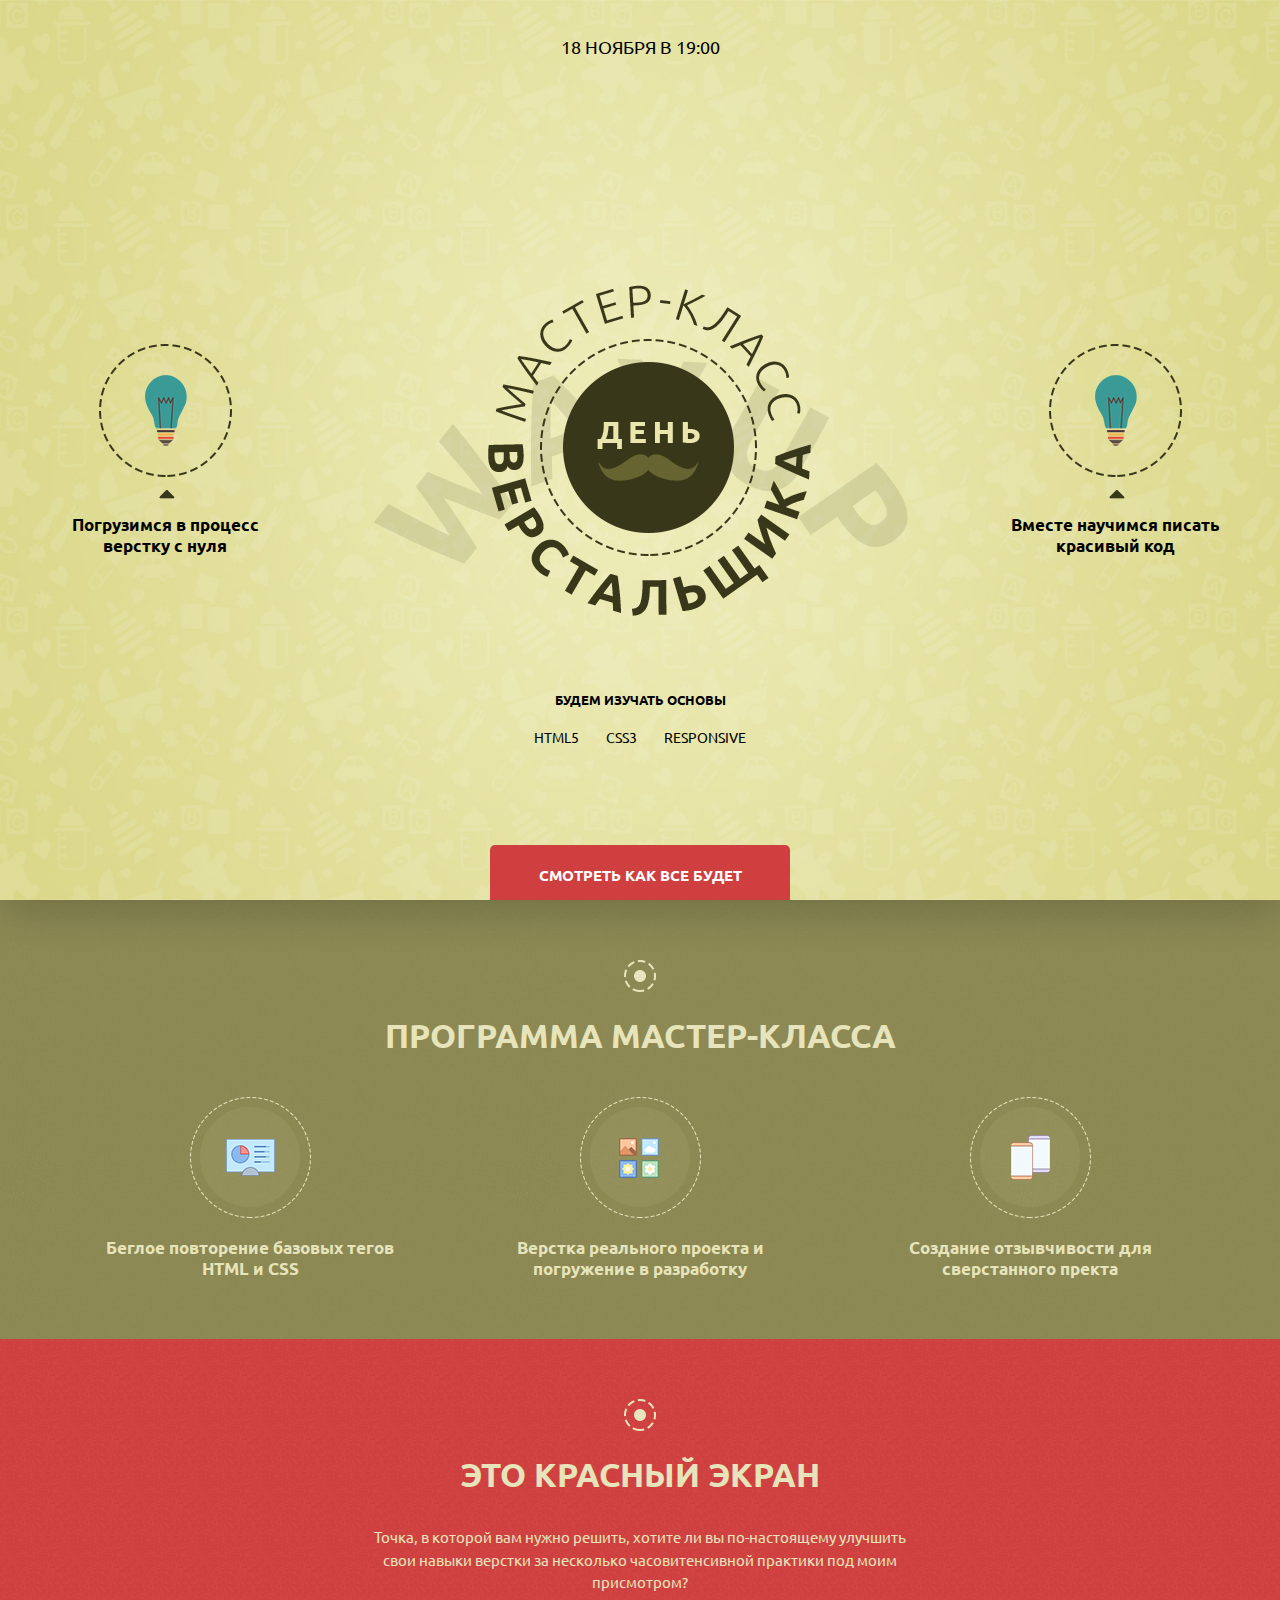
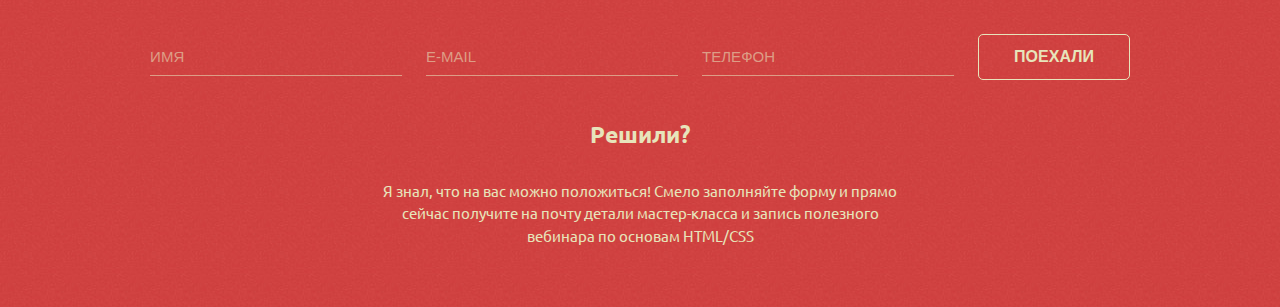
<file: coder's day/index.html>
<!DOCTYPE html>
<html>
<head>
	<title>Название Вашего Проекта</title>
	<meta http-equiv="Content-Type" content="text/html; charset=UTF-8 "/>
	<meta name="viewport" content="width=device-width, initial-scale=1.0">
	<meta name="description" content="Описание сайта">
	<meta name="keywords" content="теги сайта, ключевые слова через запятую">
	<link rel="stylesheet" type="text/css" href="css/main.css">
	<link rel="stylesheet" type="text/css" href="css/responsive.css">
	<link rel="stylesheet" type="text/css" href="css/animate.css">
	<link href="https://fonts.googleapis.com/css?family=Ubuntu:300,400,700&amp;subset=cyrillic" rel="stylesheet">
	<link rel="stylesheet" href="https://use.fontawesome.com/releases/v5.8.1/css/all.css" integrity="sha384-50oBUHEmvpQ+1lW4y57PTFmhCaXp0ML5d60M1M7uH2+nqUivzIebhndOJK28anvf" crossorigin="anonymous">
</head>

<body>

<section id="first">
	<article>
		<div class="block">
			<div class="date f18px upper aligner">
				<i class="far fa-clock"></i>18 ноября в 19:00
			</div>
			<img class="wheel bounceIn" src="img/wheel.png" alt="">
			<div class="icon1 f17px bold">
				Погрузимся в процесс верстку с нуля
			</div>
			<div class="icon2 f17px bold">
				Вместе научимся писать красивый код
			</div>
			<div class="basics">
				<div class="title f13px bold aligner upper">
					Будем изучать основы
				</div>
				<div class="skills f14px light aligner upper">
						<i class="fab fa-html5"></i> HTML5  <i class="fab fa-css3-alt"></i> CSS3   <i class="fas fa-code"></i> RESPONSIVE
				</div>
			</div>
			<a class="button upper f15px aligner white bold scrollto" href="#program"> Смотреть как все будет <i class="fas fa-angle-down f23px"></i></a>
		</div>
	</article>
</section>
<section id="program">
	<article>
		<h2>Программа мастер-класса</h2>
		<div class="icons clearfix">
			<div class="one bold f17px aligner lefter">
				Беглое повторение базовых тегов HTML и CSS
			</div>
			<div class="one bold f17px aligner lefter">
				Верстка реального проекта и погружение в разработку
			</div>
			<div class="one bold f17px aligner lefter">
				Создание отзывчивости для сверстанного пректа
			</div>
		</div>
	</article>
</section>
<section id="red">
		<article>
			<h2>Это красный экран</h2>
			<div class="explain aligner f15px centro">
				Точка, в которой вам нужно решить, хотите ли вы по-настоящему 
				улучшить свои навыки верстки за несколько  
				часовитенсивной практики под моим присмотром?
			</div>
			<form action="">
				<input type="text" name="name" class="cell" placeholder="ИМЯ">
				<input type="email" name="name" class="cell" placeholder="E-mail">
				<input type="tel" name="name" class="cell" placeholder="Телефон">
				<button type="submit" class="act">Поехали</button>
			</form>
			<div class="f23px bold decide aligner centro">Решили?</div>
			<div class="explain aligner f15px centro">
				Я знал, что на вас можно положиться! Смело заполняйте форму и 
				прямо сейчас получите на почту детали мастер-класса и 
				запись полезного вебинара по основам HTML/CSS
			</div>
		</article>
	</section>



<script src="https://ajax.googleapis.com/ajax/libs/jquery/3.4.0/jquery.min.js"></script>
<script src="js/main.js"></script>

</body>

</html>
</file>
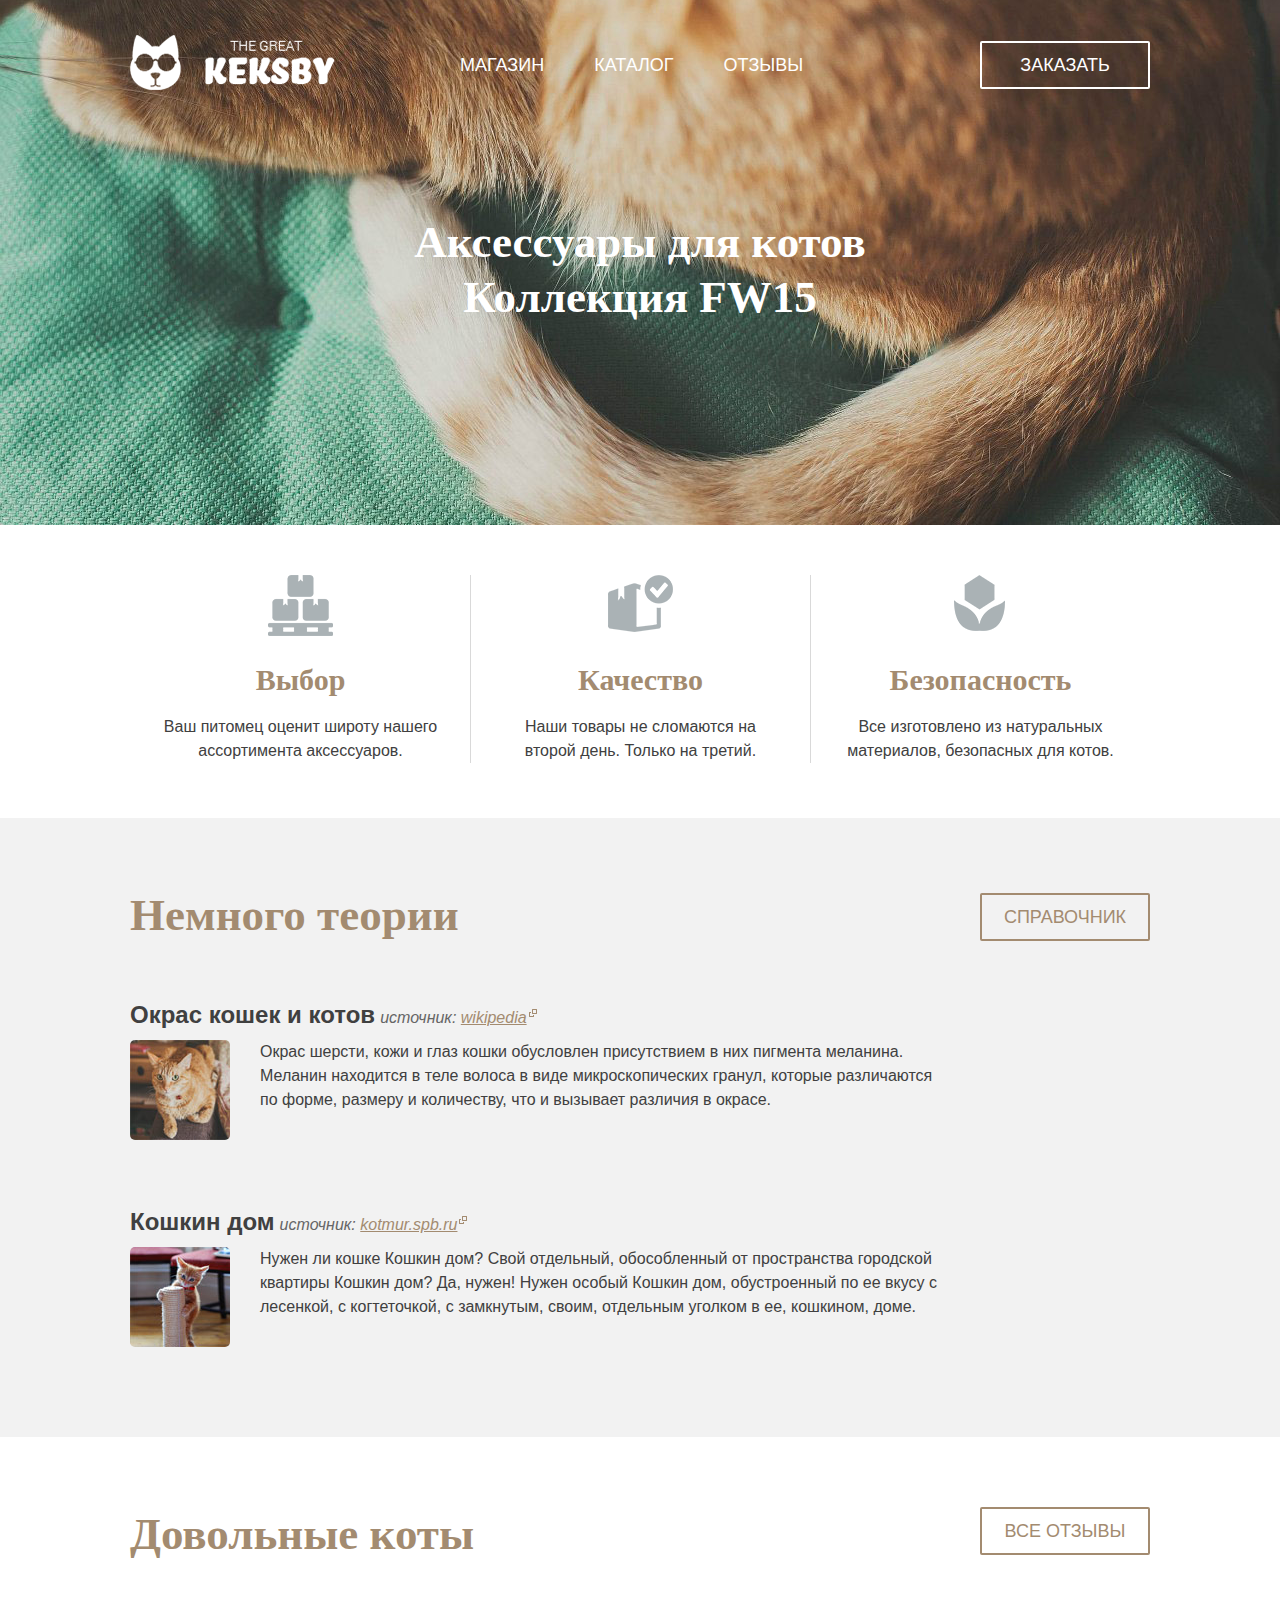
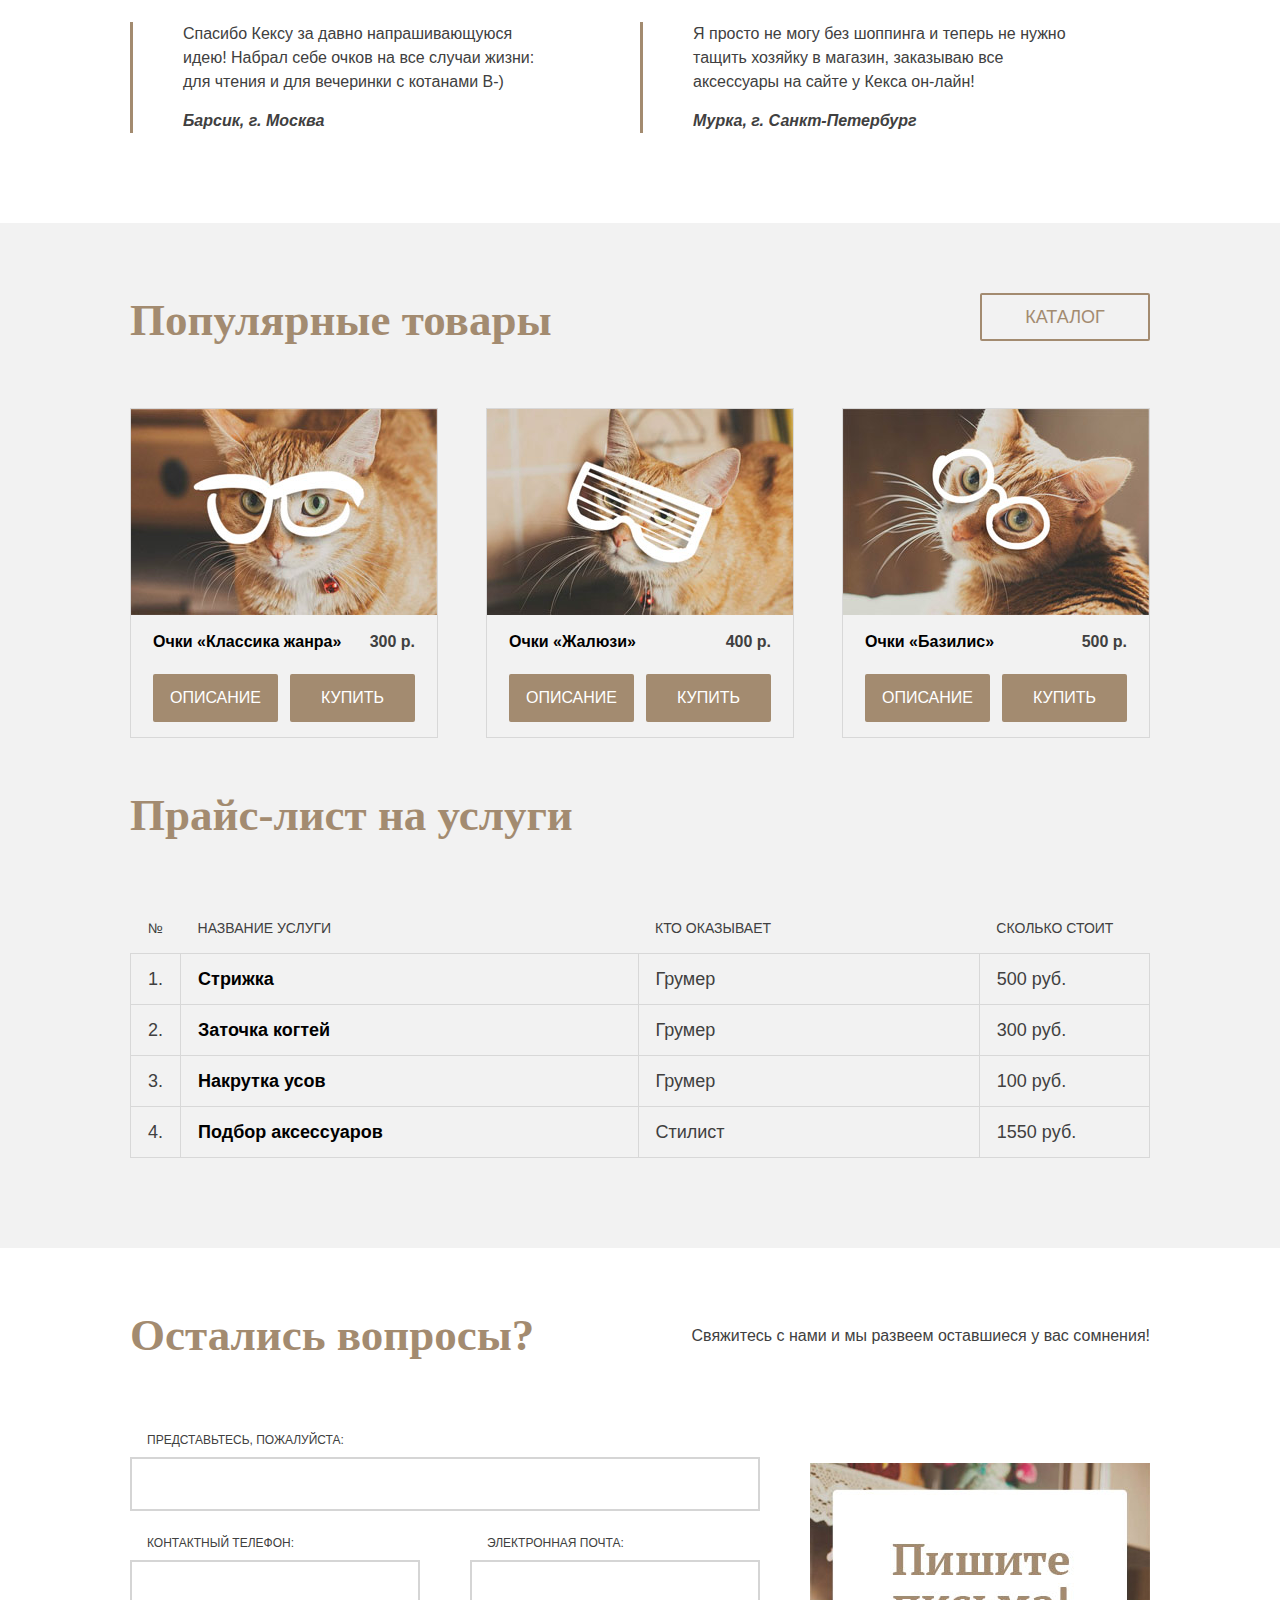
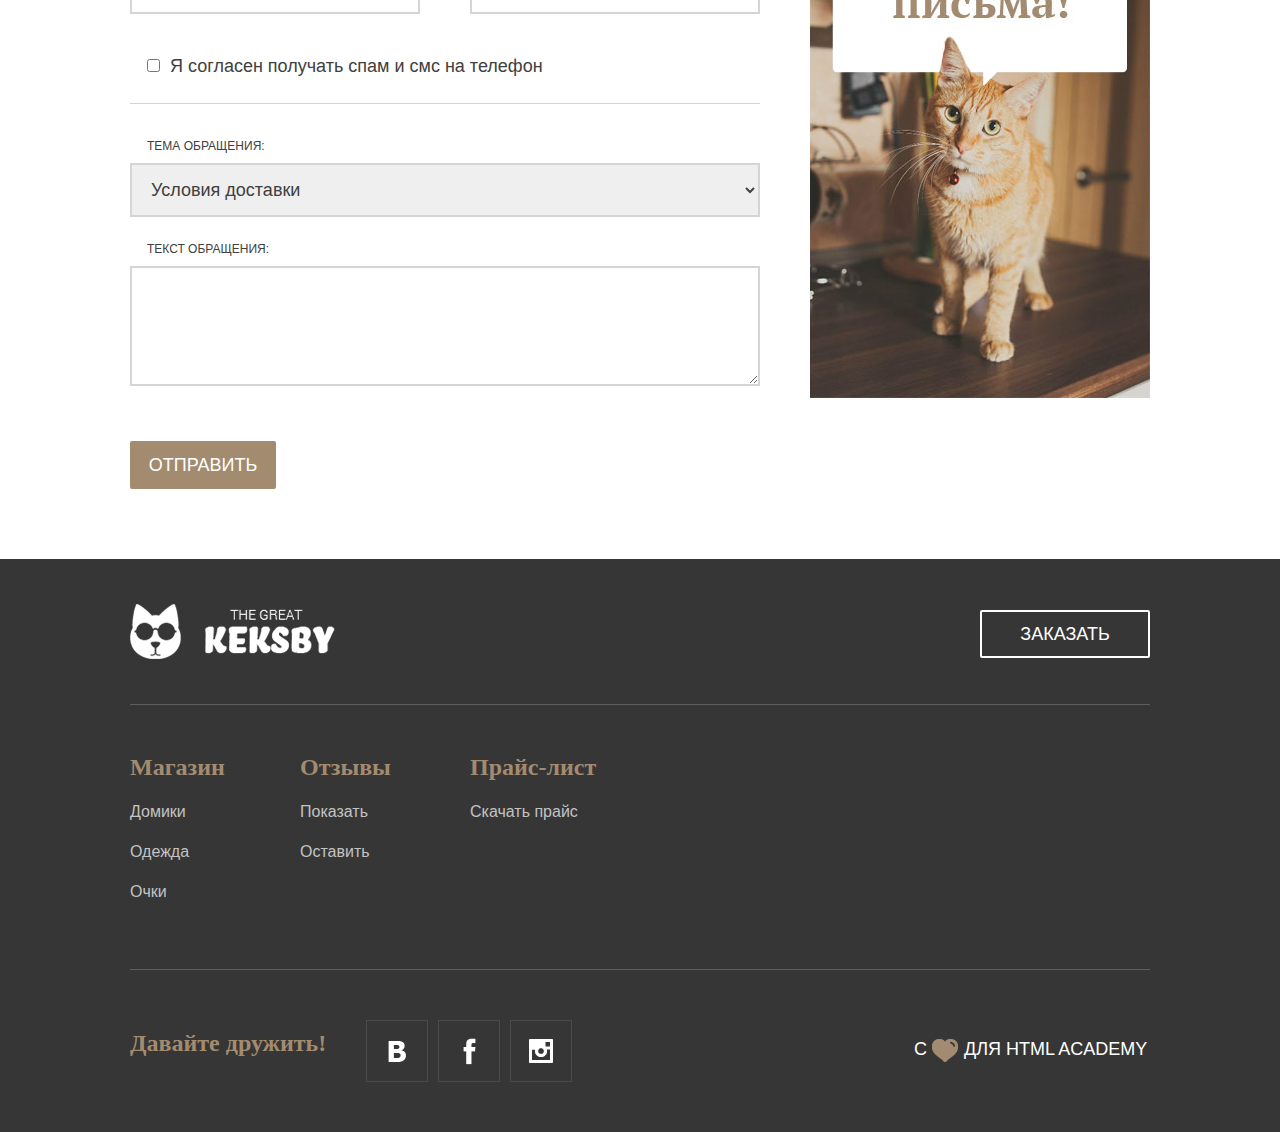
<file: keksby/index.html>
<!DOCTYPE HTML>
<html lang="ru">
  <head>
    <meta charset="utf-8">
    <title>The Great Keksby</title>
    <link rel="stylesheet" href="css/style.css">
  </head>
  <body>
    <div class="page-header">
      <div class="container">
        <div class="header-top clearfix">
          <div class="header-logo">
            <img src="img/logo.png" alt="The Great Keksby" width="205" height="55">
          </div>
          <ul class="main-nav clearfix">
            <li><a href="#">Магазин</a></li>
            <li><a href="#">Каталог</a></li>
            <li><a href="#">Отзывы</a></li>
          </ul>
          <a class="btn btn-quick-order" href="#">Заказать</a>
        </div>
        <div class="promo">
          <a href="#">Аксессуары для котов<br> Коллекция FW15</a>
        </div>
      </div>
    </div>


    <div class="features">
      <div class="container">
        <ul class="clearfix">
          <li class="feature-item feature-choice">
            <h2 class="feature-title">Выбор</h2>
            <p>Ваш питомец оценит широту нашего ассортимента аксессуаров.</p>
          </li>
          <li class="feature-item feature-quality">
            <h2 class="feature-title">Качество</h2>
            <p>Наши товары не сломаются на второй день. Только на третий.</p>
          </li>
          <li class="feature-item feature-safety">
            <h2 class="feature-title">Безопасность</h2>
            <p>Все изготовлено из натуральных материалов, безопасных для котов.</p>
          </li>
        </ul>
      </div>
    </div>


    <div class="cat-reference">
      <div class="container">
        <h2 class="section-title">Немного теории</h2>
        <a class="btn to-full-reference" href="#" title="Открыть справочник">Справочник</a>
        <dl>
          <dt>
            <h3 class="reference-title">Окрас кошек и котов</h3>
            <i class="reference-source">источник: <a target="_blank" href="https://ru.wikipedia.org">wikipedia</a></i>
          </dt>
          <dd>
            <img src="img/article-1.jpg" alt="Окрас кошек и котов" width="100" height="100">
            <p>Окрас шерсти, кожи и глаз кошки обусловлен присутствием в них пигмента меланина. Меланин находится в теле волоса в виде микроскопических гранул, которые различаются по форме, размеру и количеству, что и вызывает различия в окрасе.</p>
          </dd>
          <dt>
            <h3 class="reference-title">Кошкин дом</h3>
            <i class="reference-source">источник: <a target="_blank" href="http://kotmur.spb.ru">kotmur.spb.ru</a></i>
          </dt>
          <dd>
            <img src="img/article-2.jpg" alt="Кошкин дом" width="100" height="100">
            <p>Нужен ли кошке Кошкин дом? Свой отдельный, обособленный от пространства городской квартиры Кошкин дом? Да, нужен! Нужен особый Кошкин дом, обустроенный по ее вкусу с лесенкой, с когтеточкой, с замкнутым, своим, отдельным уголком в ее, кошкином, доме.</p>
          </dd>
        </dl>
      </div>
    </div>


    <div class="reviews">
      <div class="container">
        <h2 class="section-title">Довольные коты</h2>
        <a class="btn to-all-reviews" href="#" title="Посмотреть все отзывы">Все отзывы</a>
        <div class="reviews-list clearfix">
          <blockquote class="review-item">
            <p>Спасибо Кексу за давно напрашивающуюся идею! Набрал себе очков на все случаи жизни: для чтения и для вечеринки с котанами B-)</p>
            <cite class="review-author">Барсик, г. Москва</cite>
          </blockquote>
          <blockquote class="review-item">
            <p>Я просто не могу без шоппинга и теперь не нужно тащить хозяйку в магазин, заказываю все аксессуары на сайте у Кекса он-лайн!</p>
            <cite class="review-author">Мурка, г. Санкт-Петербург</cite>
          </blockquote>
        </div>
      </div>
    </div>


    <div class="popular-and-price">
      <div class="container">
        <h2 class="section-title">Популярные товары</h2>
        <a class="btn to-catalog" href="#" title="Посмотреть все товары">Каталог</a>
        <div class="popular-items clearfix">
          <div class="catalog-item">
            <img src="img/glasses-1.jpg" alt="очки «Классика жанра»" width="306" height="206">
            <h3>Очки «Классика жанра»</h3>
            <b class="catalog-item-price">300 р.</b>
            <a href="#" class="btn btn-info">Описание</a>
            <a href="#" class="btn btn-buy">Купить</a>
          </div>
          <div class="catalog-item">
            <img src="img/glasses-2.jpg" alt="очки «Жалюзи»" width="306" height="206">
            <h3>Очки «Жалюзи»</h3>
            <b class="catalog-item-price">400 р.</b>
            <a href="#" class="btn btn-info">Описание</a>
            <a href="#" class="btn btn-buy">Купить</a>
          </div>
          <div class="catalog-item">
            <img src="img/glasses-3.jpg" alt="очки «Базилис»" width="306" height="206">
            <h3>Очки «Базилис»</h3>
            <b class="catalog-item-price">500 р.</b>
            <a href="#" class="btn btn-info">Описание</a>
            <a href="#" class="btn btn-buy">Купить</a>
          </div>
        </div>

        <h2 class="section-title">Прайс-лист на услуги</h2>
        <table class="price-list">
          <tr>
            <th class="price-number">№</th>
            <th>Название услуги</th>
            <th>Кто оказывает</th>
            <th>Сколько стоит</th>
          </tr>
          <tr>
            <td class="price-number">1.</td>
            <td class="price-name">Стрижка</td>
            <td class="price-master">Грумер</td>
            <td class="price-cost">500 руб.</td>
          </tr>
          <tr>
            <td class="price-number">2.</td>
            <td class="price-name">Заточка когтей</td>
            <td class="price-master">Грумер</td>
            <td class="price-cost">300 руб.</td>
          </tr>
          <tr>
            <td class="price-number">3.</td>
            <td class="price-name">Накрутка усов</td>
            <td class="price-master">Грумер</td>
            <td class="price-cost">100 руб.</td>
          </tr>
          <tr>
            <td class="price-number">4.</td>
            <td class="price-name">Подбор аксессуаров</td>
            <td class="price-master">Стилист</td>
            <td class="price-cost">1550 руб.</td>
          </tr>
        </table>
      </div>
    </div>


    <div class="feedback">
      <div class="container">
        <h2 class="section-title">Остались вопросы?</h2>
        <p class="feedback-tip">Свяжитесь с нами и мы развеем оставшиеся у вас сомнения!</p>
        <form class="feedback-form" action="/keksby-mail" method="post">
          <div class="feedback-form-group">
            <label for="fullname">Представьтесь, пожалуйста:</label>
            <input type="text" name="fullname" id="fullname">
          </div>
          <div class="clearfix">
            <div class="feedback-form-group feedback-form-group-left-part">
              <label for="phone">Контактный телефон:</label>
              <input type="text" name="phone" id="phone">
            </div>
            <div class="feedback-form-group feedback-form-group-right-part">
              <label for="email">Электронная почта:</label>
              <input type="text" name="email" id="email">
            </div>
          </div>
          <div class="checkbox-area">
            <label>
              <input type="checkbox" name="subscription">
              Я согласен получать спам и смс на телефон
            </label>
          </div>
          <div class="feedback-form-group">
            <label for="topic">Тема обращения:</label>
            <select name="topic" id="topic">
              <option value="1">Условия доставки</option>
              <option value="2">Возврат товара</option>
              <option value="3">Жалоба в Роспотребнадзор</option>
            </select>
          </div>
          <div class="feedback-form-group">
            <label for="message">Текст обращения:</label>
            <textarea name="message" id="message"></textarea>
          </div>
          <input type="submit" class="btn" value="Отправить">
        </form>
      </div>
    </div>


    <div class="page-footer">
      <div class="container">
        <div class="footer-top clearfix">
          <div class="footer-logo">
            <img src="img/logo.png" alt="The Great Keksby" width="205" height="55">
          </div>
          <a href="#" class="btn btn-quick-order">Заказать</a>
        </div>

        <div class="footer-middle clearfix">
          <div class="footer-menu">
            <h3>Магазин</h3>
            <ul>
              <li><a href="#">Домики</a></li>
              <li><a href="#">Одежда</a></li>
              <li><a href="#">Очки</a></li>
            </ul>
          </div>
          <div class="footer-menu">
            <h3>Отзывы</h3>
            <ul>
              <li><a href="#">Показать</a></li>
              <li><a href="#">Оставить</a></li>
            </ul>
          </div>
          <div class="footer-menu">
            <h3>Прайс-лист</h3>
            <ul>
              <li><a href="#">Скачать прайс</a></li>
            </ul>
          </div>
        </div>

        <div class="footer-bottom clearfix">
          <div class="footer-social">
            <b>Давайте дружить!</b>
            <a class="social-btn social-btn-vk" href="https://vk.com/htmlacademy">Вконтакте</a>
            <a class="social-btn social-btn-fb" href="https://facebook.com/htmlacademy">Фейсбук</a>
            <a class="social-btn social-btn-in" href="https://instagram.com/htmlacademy">Инстаграм</a>
          </div>
          <div class="footer-copyright">
            С <span class="heart">любовью</span> для <a href="https://htmlacademy.ru">HTML Academy</a>
          </div>
        </div>
      </div>
    </div>

  </body>
</html>
</file>
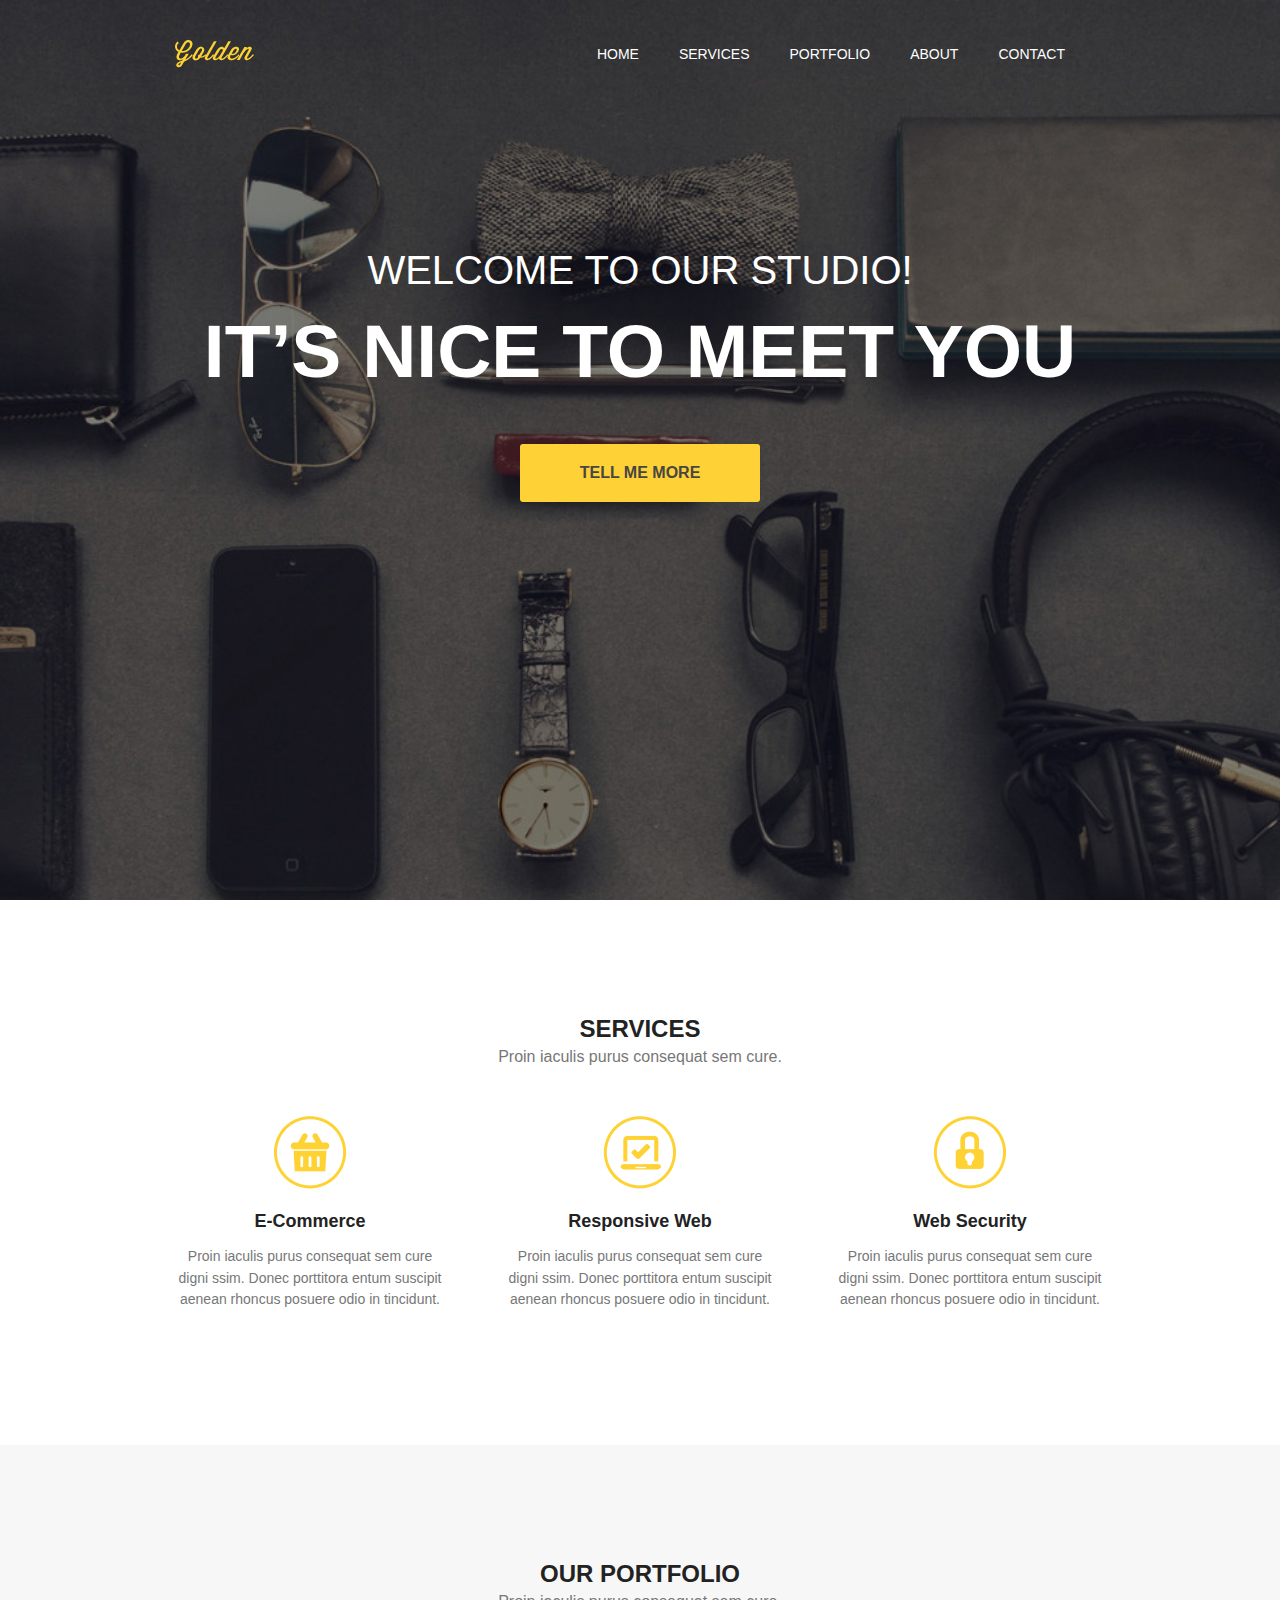
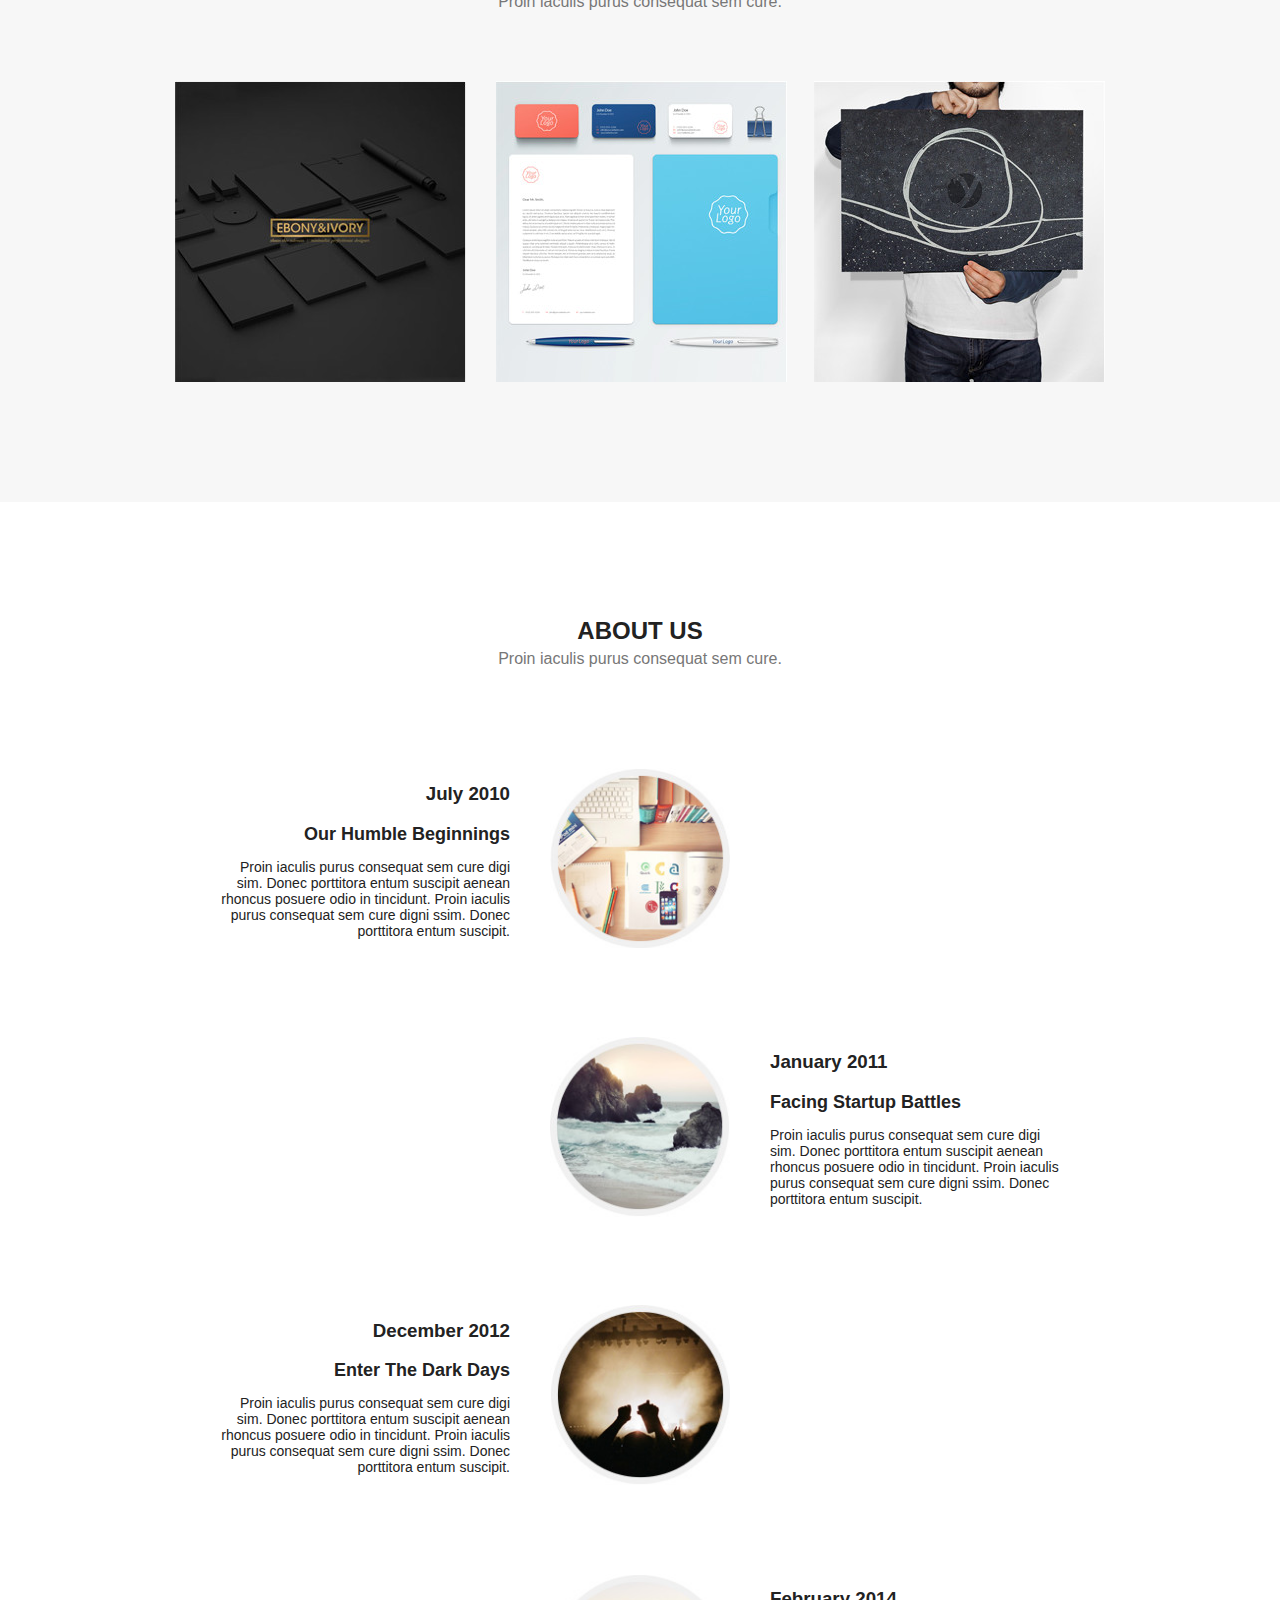
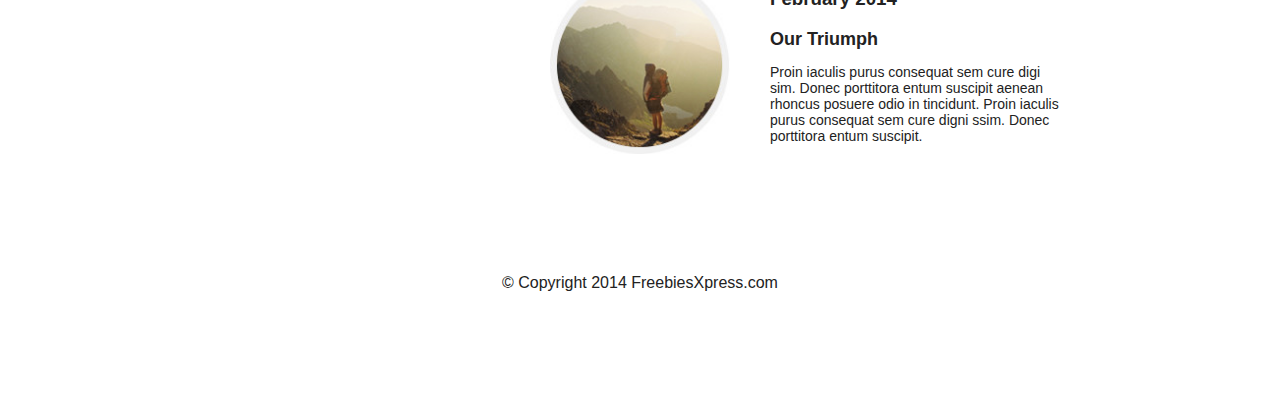
<file: WAYUP/index.html>
<!DOCTYPE html>
<html lang="en">
<head>
    <meta charset="UTF-8">
    <meta name="viewport" content="width=device-width, initial-scale=1.0">
    <meta http-equiv="X-UA-Compatible" content="ie=edge">
    <title>Golden</title>
    <link rel="stylesheet" href="css/main.css">
</head>
<body>
    <header>
        <div class="container">
            <div class="heading clearfix">
                <img src="img/logo.png" alt="Golden" class="logo">
                <nav>
                    <ul class="menu">
                        <li>
                            <a href="#">Home</a>
                        </li>
                        <li>
                            <a href="#">Services</a>
                        </li>
                        <li>
                            <a href="#">Portfolio</a>
                        </li>
                        <li>
                            <a href="#">About</a>
                        </li>
                        <li>
                            <a href="#">Contact</a>
                        </li>
                    </ul>
                </nav>
            </div>
            <div class="titles">
                <div class="titles-first">Welcome To Our Studio!</div>
                <h1>It’s nice to Meet you</h1>
            </div>
            <a href="#" class="button">Tell Me More</a>
        </div>
    </header>
    <section id="services">
        <div class="container">
            <div class="title">
                <h2>Services</h2>
                <p>Proin iaculis purus consequat sem cure.</p>
            </div>
            <div class="services clearfix">
               <div class="services-item">
                   <img src="img/icon1.png" alt="Услуга">
                   <h3>E-Commerce</h3>
                   <p>Proin iaculis purus consequat sem cure 
                    digni ssim. Donec porttitora entum suscipit 
                    aenean rhoncus posuere odio in tincidunt.</p>
               </div>
               <div class="services-item">
                    <img src="img/icon2.png" alt="Услуга">
                    <h3>Responsive Web</h3>
                    <p>Proin iaculis purus consequat sem cure 
                    digni ssim. Donec porttitora entum suscipit 
                    aenean rhoncus posuere odio in tincidunt.</p>
                </div>
               <div class="services-item">
                   <img src="img/icon3.png" alt="Услуга">
                   <h3>Web Security</h3>
                   <p>Proin iaculis purus consequat sem cure 
                    digni ssim. Donec porttitora entum suscipit 
                    aenean rhoncus posuere odio in tincidunt.</p>
               </div>
            </div>
        </div>
    </section>
    <section id="portfolio">
        <div class="container">
            <div class="title">
                <h2>Our portfolio</h2>
                <p>Proin iaculis purus consequat sem cure.</p>
            </div>
            <div class="works clearfix">
                <img src="img/img1.jpg" alt="">
                <img src="img/img2.jpg" alt="">
                <img src="img/img3.jpg" alt="">
            </div>
        </div>
    </section>
    <section>
        <div class="container">
            <div class="title">
                <h2>About Us</h2>
                <p>Proin iaculis purus consequat sem cure.</p>
            </div>
            <div class="about clearfix">
                <div class="about-item">
                    <img src="img/about1.jpg" alt="">
                    <div class="about-info">
                        <h3>July 2010</h3>
                        <p><span>Our Humble Beginnings</span></p>
                        <p>Proin iaculis purus consequat sem cure 
                        digi sim. Donec porttitora entum suscipit 
                        aenean rhoncus posuere odio in tincidunt. Proin 
                        iaculis purus consequat sem cure digni 
                        ssim. Donec porttitora entum suscipit.
                        </p>
                    </div>
                </div>
                <div class="about-item">
                    <img src="img/about2.jpg" alt="">
                    <div class="about-info">
                        <h3>January 2011</h3>
                        <span>Facing Startup Battles</span>
                        <p>Proin iaculis purus consequat sem cure 
                        digi sim. Donec porttitora entum suscipit 
                        aenean rhoncus posuere odio in tincidunt. Proin 
                        iaculis purus consequat sem cure digni 
                        ssim. Donec porttitora entum suscipit.
                        </p>
                    </div>
                </div>
                <div class="about-item">
                    <img src="img/about3.jpg" alt="">
                    <div class="about-info">
                        <h3>December 2012</h3>
                        <p><span>Enter The Dark Days</span></p>
                        <p>Proin iaculis purus consequat sem cure 
                        digi sim. Donec porttitora entum suscipit 
                        aenean rhoncus posuere odio in tincidunt. Proin 
                        iaculis purus consequat sem cure digni 
                        ssim. Donec porttitora entum suscipit.
                        </p>
                    </div>
                </div>
                <div class="about-item">
                    <img src="img/about4.jpg" alt="">
                    <div class="about-info">
                        <h3>February 2014</h3>
                        <span>Our Triumph</span>
                        <p>Proin iaculis purus consequat sem cure 
                        digi sim. Donec porttitora entum suscipit 
                        aenean rhoncus posuere odio in tincidunt. Proin 
                        iaculis purus consequat sem cure digni 
                        ssim. Donec porttitora entum suscipit.
                        </p>
                    </div>
                </div>
            </div>
        </div>
    </section>
   <footer>
        <div class="container">
            <p>&#169; Copyright 2014 FreebiesXpress.com</p>
        </div>
   </footer>
    
</body>
</html>
</file>
<file: coder's day/css/main.css>
body {
	padding: 0px;
	margin: 0px;
	font-family: 'Ubuntu', sans-serif;
}

div, p, input, button, a {
	box-sizing: border-box;
}

p {
    margin-top: 0.5em;
    margin-bottom: 1.6em;
	line-height: 1.38em;
}

article {
	width: 1170px;
	margin: 0px auto;
	position: relative;
}

.clearfix:after {
	content:'';
	display: table;
	width: 100%;
}

.f11px {font-size: 11px;}
.f12px {font-size: 12px;}
.f13px {font-size: 13px;}
.f14px {font-size: 14px;}
.f15px {font-size: 15px;}
.f16px {font-size: 16px;}
.f17px {font-size: 17px;}
.f18px {font-size: 18px;}
.f19px {font-size: 19px;}
.f20px {font-size: 20px;}
.f21px {font-size: 21px;}
.f22px {font-size: 22px;}
.f23px {font-size: 23px;}
.f24px {font-size: 24px;}
.f25px {font-size: 25px;}
.f26px {font-size: 26px;}
.f27px {font-size: 27px;}
.f28px {font-size: 28px;}
.f29px {font-size: 29px;}
.f30px {font-size: 30px;}
.f31px {font-size: 31px;}
.f32px {font-size: 32px;}
.f33px {font-size: 33px;}
.f34px {font-size: 34px;}
.f35px {font-size: 35px;}
.f36px {font-size: 36px;}
.f37px {font-size: 37px;}
.f38px {font-size: 38px;}
.f39px {font-size: 39px;}
.f40px {font-size: 40px;}
.f41px {font-size: 41px;}
.f42px {font-size: 42px;}
.f43px {font-size: 43px;}
.f44px {font-size: 44px;}
.f45px {font-size: 45px;}
.f46px {font-size: 46px;}
.f47px {font-size: 47px;}
.f48px {font-size: 48px;}
.f49px {font-size: 49px;}
.f50px {font-size: 50px;}
.f51px {font-size: 51px;}
.f52px {font-size: 52px;}
.f53px {font-size: 53px;}
.f54px {font-size: 54px;}
.f55px {font-size: 55px;}
.f56px {font-size: 56px;}
.f57px {font-size: 57px;}
.f58px {font-size: 58px;}
.f59px {font-size: 59px;}

.upper {
	text-transform: uppercase;
}

.aligner {
	text-align: center;
}

.centro {
	margin: 0px auto;
}

.white {
	color: #fff;
}

.bold {
	font-weight: 700;
}

.lefter {
	float: left;
}

.righter {
	float: right;
} 








#first {
	background: #e3e09f url(../img/first_bg.jpg) no-repeat center / cover;
	height: 100vh;
	position: relative;
	box-shadow: 0 10px 40px #0003;
}

#first article {
	height: 100vh;
}

.date {
	padding-top: 4vh;
}

.wheel {
	position: absolute;
	left: 50%;
	margin-left: -267px;
	top: 50%;
	margin-top: -165px;
}

.icon1 {
	background: url(../img/process.png) no-repeat center top;
	padding-top: 170px;
	width: 220px;
	text-align: center;
	position: absolute;
	left: 0px;
	top: 50%;
	margin-top: -106px; 
}

.icon2 {
	background: url(../img/process.png) no-repeat center top;
	padding-top: 170px;
	width: 220px;
	text-align: center;
	position: absolute;
	right: 0px; 
	top: 50%;
	margin-top: -106px; 
}

.basics {
	position: absolute;
	bottom: 17vh;
	left: 0px;
	width: 100%;
}

.title {
	margin-bottom: 20px;
}

.skills i {
	margin-left: 24px;
}

.skills i:first-child {
	margin-left: 0px;
}

.button {
	background: #cf3f3f;
	border-radius: 5px 5px 0 0;
	padding: 20px 30px 15px 30px;
	position: absolute;
	bottom: 0vh;
	left: 50%;
	width: 300px;
	margin-left: -150px;
	text-decoration: none;
}

.button i {
	display: block;
}












h2 {
	font-size: 33px;
	font-weight: bold;
	padding: 0;
	margin: 0 auto;
	text-align: center;
	background: url(../img/ball.png) no-repeat center top;
	padding-top: 55px;
	text-transform: uppercase;
	color: #e7e4bb;
}

#program {
	background: url(../img/bage_bg.jpg) repeat;
	padding-top: 60px;
	padding-bottom: 60px;
	color: #e7e4bb;
}

.one {
	width: 290px;
	background: url(../img/icon1.png) no-repeat center top;
	padding-top: 140px;
	margin-right: 100px;
}

.one:nth-child(1) {
	margin-left: 50px;
}

.one:nth-child(2) {
	background: url(../img/icon2.png) no-repeat center top;
}

.one:nth-child(3) {
	background: url(../img/icon3.png) no-repeat center top;
	margin-right: 50px;
}

.icons {
	margin-top: 40px;
}








#red {
	background: url(../img/red_bg.jpg) repeat;
	color: #e7e4bb;
	padding-top: 60px;
	padding-bottom: 60px;
}

.explain {
	width: 540px;
	margin-top: 30px;
	line-height: 1.5em;
}

.explain h2 {
	margin-bottom: 10px;
}

.cell {
	background: transparent;
	border: 0px;
	border-bottom: 1px solid #dd9d86;
	color: #dd9d86;
	font-size: 15px;
	text-transform: uppercase;
	padding: 10px 0;
	width: 252px;
	margin-right: 20px;
}

input::-webkit-input-placeholder { 
	color: #dd9d86; 
}

.act {
	font-size: 16px;
	font-weight: 700;
	text-transform: uppercase;
	border-radius: 5px;
	padding: 13px 35px;
	border: 1px solid #e7e4bb;
	background: transparent;
	color: #e7e4bb;
}

form {
	text-align: center;
	margin: 40px auto;
}
</file>
<file: coder's day/css/responsive.css>
@media screen and (max-width: 1024px) {
    article {
        width: 90%;
    }

    .icon1, .icon2 {
        display: none;
    }

    .one {
        float: none;
        width: 100%;
        margin: 0px;
        margin-bottom: 50px;
    }

    .one:nth-child(1) {
        margin-left: 0px;
    }

    .cell {
        display: block;
        width: 70%;
        margin: 0px auto 20px auto;
    }
}


@media screen and (max-width: 768px) {
   
    .wheel {
        width: 300px;
        margin-left: -150px;
    }

    .explain {
        width: 100%;
    }
}
</file>
<file: keksby/css/style.css>
body {
    min-width: 1040px;
    margin: 0;
    padding: 0;
    font-size: 18px;
    line-height: 24px;
    font-family: "Arial", sans-serif;
    color: #404040;
    background-color: white;
}

.container {
    width: 1020px;
    margin: 0 auto;
}

.clearfix::after {
    content: "";
    display: table;
    clear: both;
}

.page-header {
    min-height: 490px;
    padding-top: 35px;
    background-image: url("../img/header-bg.jpg");
    background-repeat: no-repeat;
    background-position: center;
    background-size: cover;
}

.page-header,
.page-footer {
    color: #c3c3c3;
    background-color: #363636;
}

.header-top {
    margin-bottom: 125px;
}

.header-logo {
    float: left;
    width: 205px;
    height: 55px;
}

.header-logo img {
    width: 205px;
    height: 55px;
}

.main-nav {
    float: left;
    width: 520px;
    margin: 0;
    margin-top: 18px;
    margin-left: 125px;
    padding: 0;
    list-style: none;
}

.main-nav li {
    float: left;
    margin-right: 50px;
    text-transform: uppercase;
}

.main-nav li:last-child {
    margin-right: 0;
}

.main-nav a {
    color: #ffffff;
    text-decoration: none;
}

.main-nav a:hover {
    text-decoration: underline;
}

.main-nav a:active {
    color: rgba(255, 255, 255, 0.3);
}

.btn {
    display: inline-block;
    width: 146px;
    padding: 10px;
    font: inherit;
    vertical-align: top;
    text-align: center;
    color: #a38b70;
    text-transform: uppercase;
    text-decoration: none;
    word-wrap: break-word;
    border: 2px solid #a38b70;
    border-radius: 2px;
}

.btn:hover {
    color: #8d745a;
    border-color: #8d745a;
}

.btn:active {
    color: rgba(141, 116, 90, 0.3);
    border-color: #8d745a;
}

.btn-quick-order {
    float: right;
    margin-top: 6px;
    border-color: #ffffff;
    color: #ffffff;
}

.btn-quick-order:hover {
    color: #404040;
    background-color: #ffffff;
    border-color: #ffffff;
}

.btn-quick-order:active {
    color: rgba(64, 64, 64, 0.3);
    background-color: #ffffff;
    border-color: #ffffff;
}

.promo {
    font-weight: bold;
    font-size: 45px;
    line-height: 55px;
    font-family: "Georgia", serif;
    text-align: center;
}

.promo a {
    color: #ffffff;
    text-decoration: none;
}

.features {
    padding-top: 50px;
    padding-bottom: 55px;
}

.features ul {
    margin: 0;
    padding: 0;
    list-style: none;
}

.feature-item {
    position: relative;
    float: left;
    width: 279px;
    padding-top: 90px;
    padding-right: 30px;
    padding-left: 30px;
    text-align: center;
    border-left: 1px solid #d9d9d9;
}

.feature-item:first-child {
    border-left-color: transparent;
}

.feature-item::before {
    content: "";
    position: absolute;
    top: 0;
    left: 137px;
    width: 65px;
    height: 65px;
    background-image: url("../img/sprite.png");
    background-repeat: no-repeat;
}

.feature-choice::before {
    background-position: -5px -5px;
}

.feature-quality::before {
    background-position: -5px -76px;
}

.feature-safety::before {
    background-position: 1px -143px;
}

.feature-title {
    margin: 0;
    margin-bottom: 20px;
    font-weight: bold;
    font-size: 30px;
    line-height: 30px;
    font-family: "Georgia", serif;
    color: #a38b70;
}

.feature-item p {
    margin: 0;
    font-size: 16px;
}

.cat-reference {
    padding-top: 70px;
    padding-bottom: 90px;
    background-color: #f2f2f2;
}

.cat-reference .container {
    position: relative;
}

.section-title {
    margin: 0;
    margin-right: 180px;
    margin-bottom: 60px;
    font-weight: bold;
    font-size: 45px;
    line-height: 55px;
    font-family: "Georgia", serif;
    color: #a38b70;
}

.to-full-reference {
    position: absolute;
    top: 5px;
    right: 0;
}

.cat-reference dl {
    width: 820px;
    margin: 0;
    padding: 0;
}

.cat-reference dt {
    margin: 0;
    margin-bottom: 10px;
}

.cat-reference dd {
    position: relative;
    min-height: 100px;
    margin: 0;
    padding-left: 130px;
    font-size: 16px;
}

.cat-reference dd + dt {
    margin-top: 70px;
}

.cat-reference dd img {
    position: absolute;
    top: 0;
    left: 0;
    width: 100px;
    height: 100px;
    border-radius: 5px;
}

.cat-reference dd p {
    margin: 0;
}

.reference-title {
    display: inline;
    font-size: 24px;
}

.reference-source {
    font-size: 16px;
    color: #666666;
    font-style: italic;
}

.reference-source a {
    position: relative;
    color: #a38b70;
}

.reference-source a:hover {
    color: #8d745a;
}

.reference-source a:active {
    color: rgba(141, 116, 90, 0.3);
}

.reference-source a::after {
    content: "";
    top: 0;
    right: -10px;
    position: absolute;
    width: 8px;
    height: 8px;
    background: url("../img/sprite.png") no-repeat -5px -210px;
}

.reviews {
    padding-top: 70px;
    padding-bottom: 90px;
}

.reviews .container {
    position: relative;
}

.to-all-reviews {
    position: absolute;
    top: 0;
    right: 0;
}

.review-item {
    float: left;
    width: 377px;
    margin: 0;
    margin-right: 80px;
    padding: 0;
    padding-left: 50px;
    font-size: 16px;
    border-left: 3px solid #a38b70;
}

.review-item p {
    margin: 0;
    margin-bottom: 15px;
}

.review-author {
    font-weight: bold;
    font-style: italic;
}

.popular-and-price {
    padding-top: 70px;
    padding-bottom: 90px;
    background-color: #f2f2f2;
}

.popular-and-price .container {
    position: relative;
}

.popular-items {
    margin-bottom: 50px;
}

.to-catalog {
    position: absolute;
    top: 0;
    right: 0;
}

.catalog-item {
    position: relative;
    float: left;
    width: 262px;
    margin-right: 48px;
    padding: 15px 22px;
    padding-top: 221px;
    font-size: 16px;
    border: 1px solid #d8d8d8;
}

.catalog-item:last-child {
    margin-right: 0;
}

.catalog-item img {
    position: absolute;
    top: 0;
    left: 0;
    width: 306px;
    height: 206px;
 }

.catalog-item h3 {
    float: left;
    max-width: 205px;
    margin: 0;
    margin-bottom: 20px;
    font-size: 16px;
    color: #000000;
}

.catalog-item-price {
    float: right;
    max-width: 55px;
    margin-bottom: 20px;
}

.catalog-item .btn {
    width: 101px;
    color: #ffffff;
    background-color: #a38b70;
}

.catalog-item .btn:hover {
    background-color: #8d745a;
}

.catalog-item .btn:active {
    color: rgba(255, 255, 255, 0.3);
}

.catalog-item .btn-info {
    float: left;
    clear: left;
}

.catalog-item .btn-buy {
    float: right;
}

.price-list {
    width: 100%;
    border-collapse: collapse;
    line-height: 30px;
}

.price-list th {
    font-weight: normal;
    font-size: 14px;
    text-align: left;
    text-transform: uppercase;
}

.price-list td {
    border: 1px solid #d8d8d8;
}

.price-list th,
.price-list td {
    padding: 10px 17px;
}

.price-list .price-number {
    width: 15px;
    text-align: center;
}

.price-list .price-name {
    width: 422px;
    font-weight: bold;
    color: #000000;
}

.price-list .price-master {
    width: 306px;
}

.price-list .price-cost {
    width: 135px;
}

.feedback {
    padding-top: 60px;
    padding-bottom: 70px;
}

.feedback .container {
    position: relative;
}

.feedback .section-title {
    max-width: 500px;
}

.feedback-tip {
    position: absolute;
    top: 0;
    right: 0;
    max-width: 500px;
    font-size: 16px;
}

.feedback-form {
    width: 630px;
    padding-right: 390px;
    background-image: url("../img/write.jpg");
    background-repeat: no-repeat;
    background-position: 100% 40px;
}

.feedback-form-group {
    margin-bottom: 15px;
}

.feedback-form-group-left-part {
    float: left;
}

.feedback-form-group-right-part {
    float: right;
}

.feedback-form-group-left-part,
.feedback-form-group-right-part {
    width: 290px;
}

.feedback-form-group label {
    display: inline-block;
    padding: 5px 0;
    padding-left: 17px;
    font-size: 12px;
    text-transform: uppercase;
}

.feedback-form input[type="text"],
.feedback-form select,
.feedback-form textarea {
    box-sizing: border-box;
    width: 100%;
    height: 54px;
    padding: 9px 15px;
    font: inherit;
    color: inherit;
    border: 2px solid #d5d5d5;
}

.feedback-form input[type="text"]:hover,
.feedback-form select:hover,
.feedback-form textarea:hover {
    border-color: #bebebe;
}

.feedback-form input[type="text"]:focus,
.feedback-form select:focus,
.feedback-form textarea:focus {
    border-color: #8d745a;
}

.feedback-form textarea {
    display: block;
    min-height: 120px;
}

.checkbox-area {
    margin-bottom: 25px;
    padding-top: 25px;
    padding-bottom: 25px;
    padding-left: 17px;
    border-bottom: 1px solid #d5d5d5;
}

.checkbox-area input[type="checkbox"] {
    margin: 0;
    margin-right: 5px;
}

.feedback-form .btn {
    margin-top: 40px;
    color: #ffffff;
    background-color: #a38b70;
}

.feedback-form .btn:hover {
    background-color: #8d745a;
}

.feedback-form .btn:active {
    color: rgba(255, 255, 255, 0.3);
}

.page-footer {
    padding-top: 45px;
    padding-bottom: 50px;
}

.footer-top {
    margin-bottom: 45px;
}

.footer-logo {
    float: left;
    width: 205px;
    height: 55px;
}

.footer-logo img {
    width: 205px;
    height: 55px;
}

.footer-middle {
    margin-bottom: 50px;
    padding-top: 50px;
}

.footer-middle,
.footer-bottom {
    border-top: 1px solid #5e5e5e;
}

.footer-menu {
    float: left;
    width: 150px;
    margin-right: 20px;
}

.footer-menu h3 {
    margin: 0;
    margin-bottom: 20px;
    font-weight: bold;
    font-size: 24px;
    font-family: "Georgia", serif;
    color: #a38b70;
}

.footer-menu ul {
    margin: 0;
    padding: 0;
    list-style: none;
}

.footer-menu li {
    margin-bottom: 15px;
}

.footer-menu a {
    font-size: 16px;
    color: #c3c3c3;
    text-decoration: none;
}

.footer-menu a:hover {
    color: #ffffff;
}

.footer-menu a:active {
    color: rgba(255, 255, 255, 0.3);
}

.footer-bottom {
    padding-top: 50px;
}

.footer-social {
    float: left;
    width: 490px;
    font-size: 0;
}

.footer-social b {
    margin-right: 40px;
    font-size: 24px;
    font-family: "Georgia", serif;
    color: #a38b70;
}

.social-btn {
    display: inline-block;
    width: 60px;
    height: 60px;
    margin-right: 10px;
    vertical-align: middle;
    color: #ffffff;
    background-image: url("../img/sprite.png");
    background-repeat: no-repeat;
    border: 1px solid rgba(255, 255, 255, 0.1);
}

.social-btn:hover {
    border-color: rgba(255, 255, 255, 0.3);
}

.social-btn:active {
    border-color: #ffffff;
    opacity: 0.1;
}

.social-btn-vk {
    background-position: 16px -238px;
}

.social-btn-fb {
    background-position: 19px -297px;
}

.social-btn-in {
    background-position: 13px -358px;
}

.footer-copyright {
    float: right;
    width: 236px;
    margin-top: 17px;
    color: #ffffff;
    text-transform: uppercase;
}

.footer-copyright .heart {
    display: inline-block;
    width: 27px;
    height: 24px;
    font-size: 0;
    vertical-align: middle;
    background-image: url("../img/sprite.png");
    background-repeat: no-repeat;
    background-position: -5px -419px;
}

.footer-copyright a {
    color: #ffffff;
    text-decoration: none;
}

.footer-copyright a:hover {
    text-decoration: underline;
}

.footer-copyright a:active {
    color: rgba(255, 255, 255, 0.3);
}
</file>
<file: WAYUP/css/main.css>
/* * {
    border: 1px solid red;
} */



body {
    font-family: Arial, sans-serif;
    padding: 0;
    margin: 0;
    color: #222222;
}

.clearfix::after {
    content: ' ';
    display: table;
    width: 100%;
    clear: both;
}

header {
    background: url(../img/first-bg.jpg) no-repeat center top / cover;
    height: 100vh;
}

div {
    box-sizing: border-box;
}

.container {
    width: 930px;
    margin: 0 auto;
}

.logo {
    margin-top: 40px;
    float: left;
}

nav {
    float: right;
    margin-top: 45px;
}

.menu {
    margin: 0;
    padding: 0;
    display: block;
}

.menu li {
    float: left;
    display: block;
    margin-right: 40px;
}

.menu a {
    color:#fff;
    text-decoration: none;
    text-transform: uppercase;
    font-size: 14px;
}

.titles-first {
    font-size: 40px;
    color:#fff;
    text-transform: uppercase;
    text-align: center;
    margin-top: 180px;
}

h1 {
    font-size: 75px;
    color: #fff;
    text-transform: uppercase;
    text-align: center;
    margin: 15px;
}

.button {
    background: #fed136;
    color:#484543;
    border-radius: 3px;
    display: block;
    width: 240px;
    padding: 20px 0;
    margin: 0 auto;
    text-decoration: none;
    text-align: center;
    text-transform: uppercase;
    font-weight: bold;
    font-style: 18px;
    margin-top: 50px;
}

.title {
    padding-top: 115px;

}

.title h2 {
    font-style: 40px;
    font-weight: bold;
    text-align: center;
    text-transform: uppercase;
    margin: 0;
}

.title p {
    color: #777777;
    text-align: center;
    font-style: 16px;
    margin-top: 5px;
}

.services {
    margin-top: 50px;
}

.services-item {
    width: 270px;
    float: left;
    text-align: center;
}

.services-item h3 {
    font-size: 18px;
    margin-bottom: 5px;
}

.services-item p {
    font-size: 14px;
    color: #777777;
    line-height: 1.55em;
}

.services-item:last-child {
    float: right;
}

.services-item:nth-child(2) {
    margin-left: 60px;
}

#services {
    padding-bottom: 120px;
}

#portfolio {
    background: #f7f7f7;
    padding-bottom: 120px;
}

.works {
    margin-top: 70px;
}

.works img {
    float: left;
}

.works img:last-child {
    float: right;
}

.works img:nth-child(2) {
    margin-left: 30px;
}






/* float */

/* .about-item {
    width: 600px;
    clear: right;
    margin-top: 80px;
}

.about-item:nth-child(even),
.about-item:nth-child(odd) img {
    float: right;
}

.about-item:nth-child(odd),
.about-item:nth-child(even) img {
    float: left;
}

.about-item:nth-child(odd) h3, 
.about-item:nth-child(odd) span,
.about-item:nth-child(odd) p {
    text-align: end;
}

.about-item img {
    margin: 0 45px;
}

.about-item p {
    padding-left: 50px;
    padding-right: 50px;
    font-size: 14px;
} */








/* flex */

.about {
    display: flex;
    flex-direction: column;
}

.about-item {
    display: flex;
    align-items: center;
    margin-top: 80px;
}

.about-item:nth-child(odd) {
    flex-direction: row-reverse;
}

.about-item img {
    width: 180px;
    height: 180px;
    margin: 0 40px;
}

.about-item:nth-child(odd) img {
    margin-right: auto;
}

.about-item:nth-child(even) img {
    margin-left: auto;
}

.about-info {
    width: 335px;
}

.about-item p {
    font-size: 14px;
}

.about-item:nth-child(odd) .about-info {
    text-align: end;
    padding-left: 45px;
}

.about-item:nth-child(even) .about-info {
    padding-right: 45px;
}

span {
    font-size: 18px;
    font-weight: bold;
}










footer p {
    text-align: center;
    padding: 100px 0;
}
</file>
